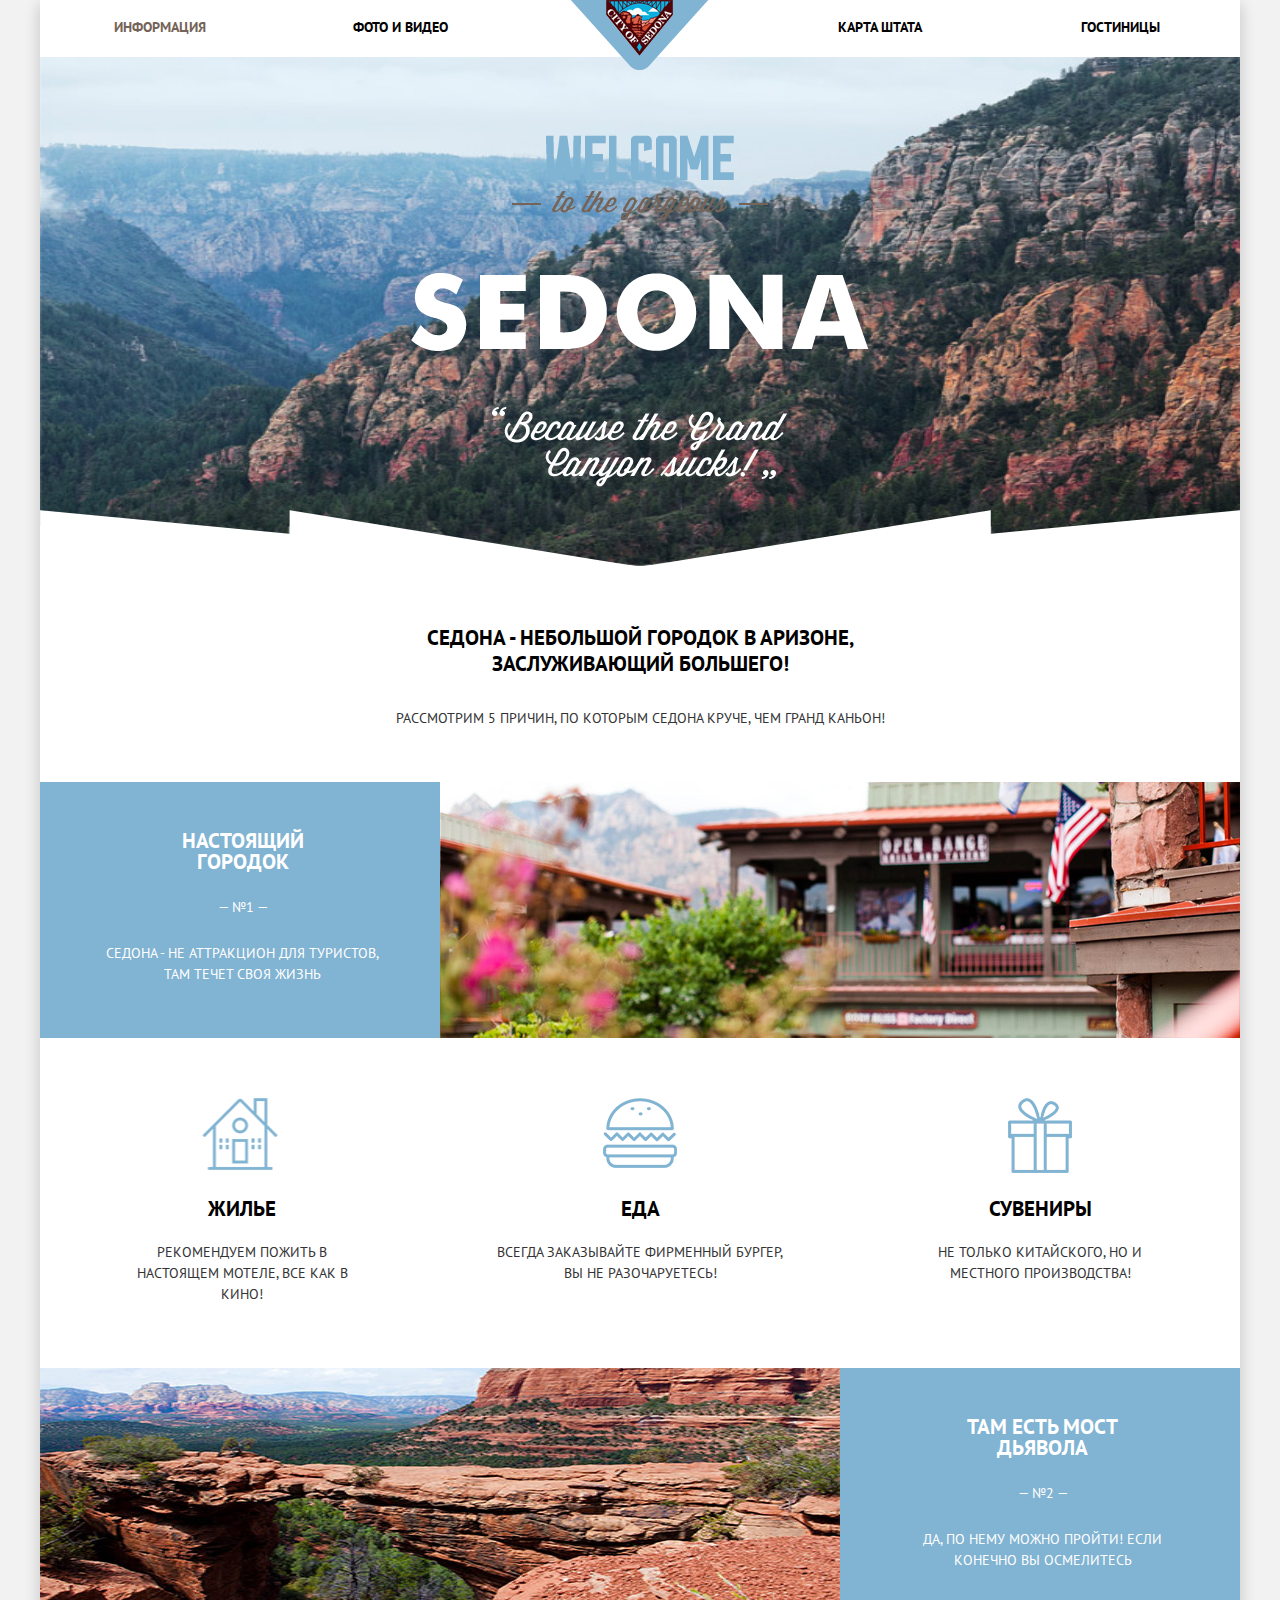
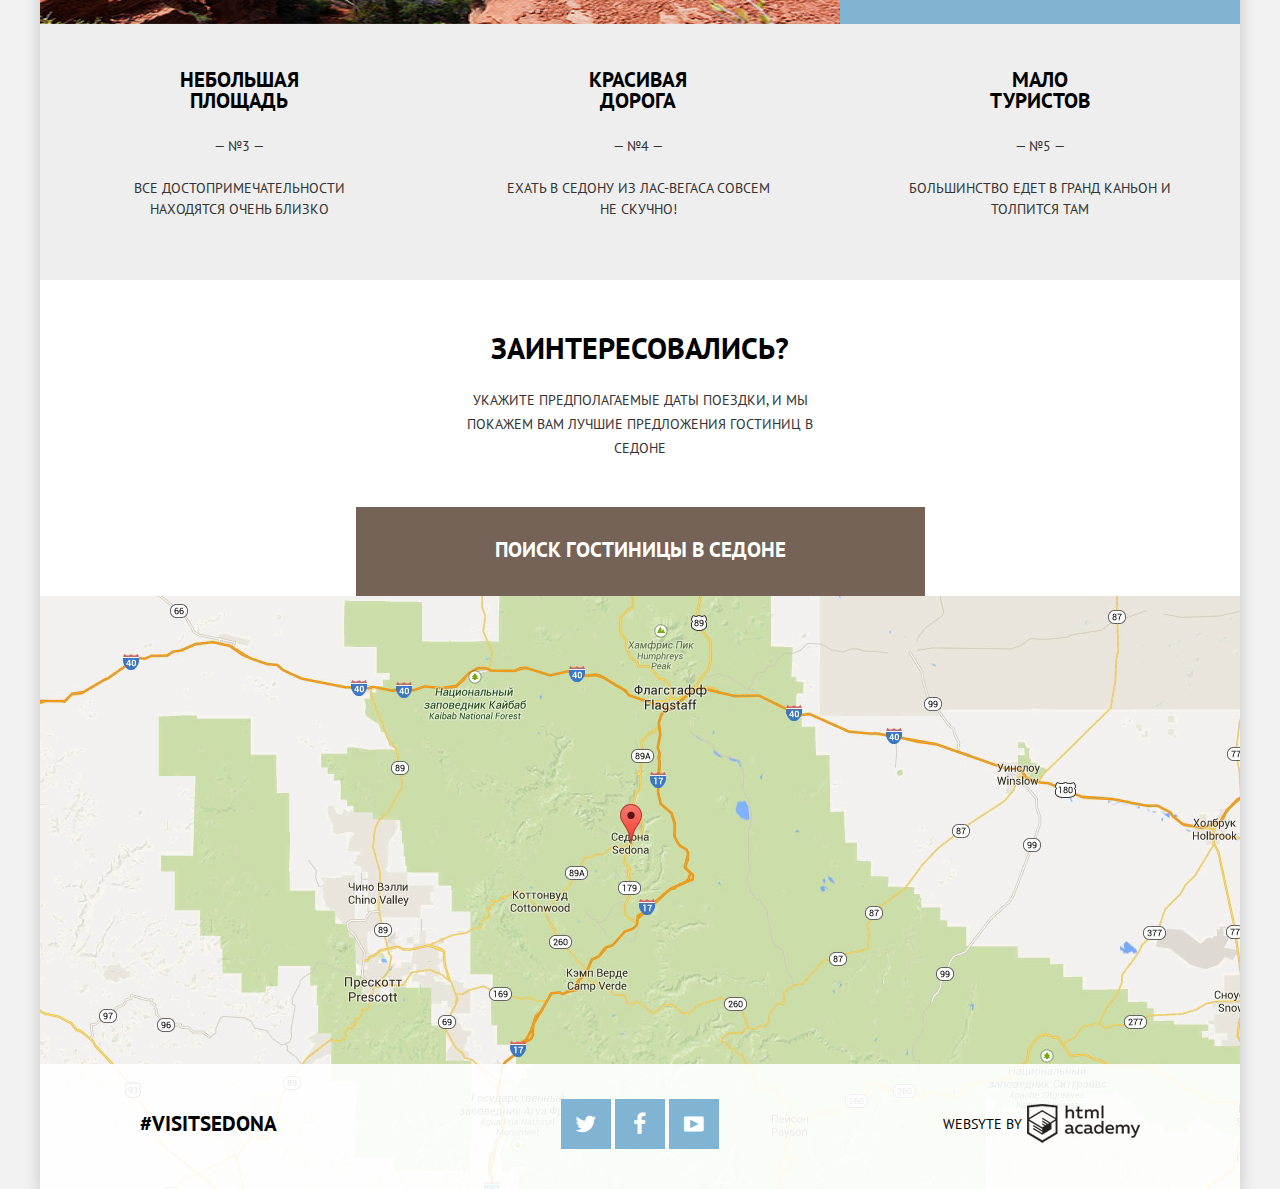
<file: index.html>
<!DOCTYPE html>
<html lang="ru">

<head>
  <meta charset="utf-8">
  <title>Седона</title>
  <link href="https://fonts.googleapis.com/css?family=PT+Sans:400,700&subset=cyrillic" rel="stylesheet" type="text/css">
  <link href="css/normalize.css" rel="stylesheet">
  <link href="css/style.min.css" rel="stylesheet">
</head>
<body>
  <div class="wrapper">
    <!--обертка для контента -->
    <header class="main-header">
      <nav class="index-main-navigation main-navigation">
        <ul>
          <li><a class="nav-link-active">Информация</a></li>
          <li><a href="#">Фото и видео</a></li>
          <li><a href="#">Карта штата</a></li>
          <li><a href="catalog.html">Гостиницы</a></li>
        </ul>
      </nav>
      <div class="index-logo">
        <!-- центральный логотип -->
        <a class="logo-link" href="index.html">
          <img src="img/logo.png" width="138" height="70" alt="Седона">
        </a>
      </div>
      <div class="welcome">
        <!--блок приветствия -->
        <!--background: фон -->
        <div class="logo-welcome">
          <img src="img/index-Sedona.png" width="458" height="352" alt="Добро пожаловать в Седону">
        </div>
      </div>
    </header>
    <main class="index-main">
      <article class="main-content">
        <header class="reasons-header">
          <h2>Седона - небольшой городок в Аризоне, заслуживающий большего!</h2>
          <p>
            Рассмотрим 5 причин, по которым Седона круче, чем Гранд Каньон!
          </p>
        </header>
        <div class="reason-row reason-row-first clearfix">
          <div class="reason reason-blue">
            <h3>Настоящий городок</h3>
            <div>— №1 —</div>
            <p>
              Седона - не аттракцион для туристов, там течет своя жизнь
            </p>
          </div>
          <figure class="img-real-city">
            <img class="reason-image" src="img/real-city.jpg" width="800" height="256" alt="Фото Седона - настоящий городок">
          </figure>
        </div>
        <div class="reason-row reason-row-second clearfix">
          <div class="reason reason-icon reason-icon-home"> 
            <h3>Жилье</h3>
            <p>
              Рекомендуем пожить в настоящем мотеле, все как в кино!
            </p>
          </div>
          <div class="reason reason-icon reason-icon-food">
            <h3>Еда</h3>
            <p>
              Всегда заказывайте фирменный бургер, вы не разочаруетесь!
            </p>
          </div>
          <div class="reason reason-icon reason-icon-souvenir">
            <h3>Сувениры</h3>
            <p>
              Не только китайского, но и местного производства!
            </p>
          </div>
        </div>
        <div class="reason-row clearfix">
          <figure class="img-bridge">
            <img class="reason-image" src="img/bridge.jpg" width="800" height="256" alt="Фото Седона - мост дьявола">
          </figure>
          <div class="reason reason-blue">
            <h3 class="header-about-bridge">
                Там есть
                мост дьявола
            </h3>
            <div>— №2 —</div>
            <p>
              Да, по нему можно пройти! Если конечно вы осмелитесь
            </p>
          </div>
        </div>
        <div class="reason-row clearfix">
          <div class="reason reason-gray reason-gray-first">
            <h3>Небольшая площадь</h3>
            <div>— №3 —</div>
            <p>
              Все достопримечательности находятся очень близко
            </p>
          </div>
          <div class="reason reason-gray reason-gray-second">
            <h3>Красивая дорога</h3>
            <div>— №4 —</div>
            <p>
              Ехать в Седону из Лас-Вегаса совсем не скучно!
            </p>
          </div>
          <div class="reason reason-gray reason-gray-third">
            <h3>Мало туристов</h3>
            <div>— №5 —</div>
            <p>
              Большинство едет в Гранд Каньон и толпится там
            </p>
          </div>
        </div>
      </article>
      <div class="index-search">
        <h2>Заинтересовались?</h2>
        <p>
          Укажите предполагаемые даты поездки, и мы покажем вам лучшие предложения гостиниц в Седоне
        </p>
        <a class="search-title-link" href="#">Поиск гостиницы в Седоне</a>
        <div class="search-form">
          <form action="#" method="post" class="clearfix">
            <div class="block-datein clearfix">
              <label for="datein">Дата заезда:</label>
              <input type="text" name="datein" id="datein" class="datein" placeholder="24 Апреля 2016">
              <span class="icon-calendar"></span>
            </div>
            <div class="block-dateout clearfix">
              <label for="dateout" class="name-dateout">Дата выезда:</label>
              <input type="text" name="dateout" id="dateout" class="dateout" placeholder="4 июля 2016">
              <span class="icon-calendar"></span>
            </div>
            <div class="half-width half-width-left">
              <label for="numberpeople" class="name-btn-people">Взрослые:</label>
              <div class="number">  
                <button class="minus icon-minus" type="button"></button>
                <input type="text" value="2" size="4" name="numberpeople" id="numberpeople" class="numberpeople">
                <button class="plus icon-plus" type="button"></button>
              </div>
            </div>
            <div class="half-width half-width-right">
              <label for="numberchild" class="name-btn-child">Дети:</label>
              <div class="number">
                <button class="minus icon-minus" type="button"></button>
                <input type="text" value="0" size="4" name="numberchild" id="numberchild" class="numberchild">
                <button class="plus icon-plus" type="button"></button>
              </div>
            </div>
            <button class="btn-search" type="submit">Найти</button>
          </form>
        </div>
        <div class="search-map">
         <iframe src="https://www.google.com/maps/embed?pb=!1m18!1m12!1m3!1d498327.63274461206!2d-111.84597311211085!3d34.8621317098609!2m3!1f0!2f0!3f0!3m2!1i1024!2i768!4f13.1!3m3!1m2!1s0x872da132f942b00d%3A0x5548c523fa6c8efd!2z0KHQtdC00L7QvdCwLCDQkNGA0LjQt9C-0L3QsCA4NjMzNiwg0KHQqNCQ!5e0!3m2!1sru!2sru!4v1473091349834" width="1200" height="593" style="border:0" allowfullscreen></iframe>
        </div>
     </div>
    </main>
    <footer class="main-footer clearfix">
     <div class="hashtag">#visitsedona</div>
      <section class="footer-social">
        <a class="social-btn icon-twitter" href="#"></a>
        <a class="social-btn icon-facebook" href="#"></a>
        <a class="social-btn icon-youtube" href="#"></a>
      </section>
      <section class="footer-copyright">
        <span>websyte by</span>
        <a class="copyright-link" href="htmlacademy.ru"></a>
      </section>
    </footer>
  </div>
  <script src="js/popup.min.js"></script>
</body>

</html>
</file>
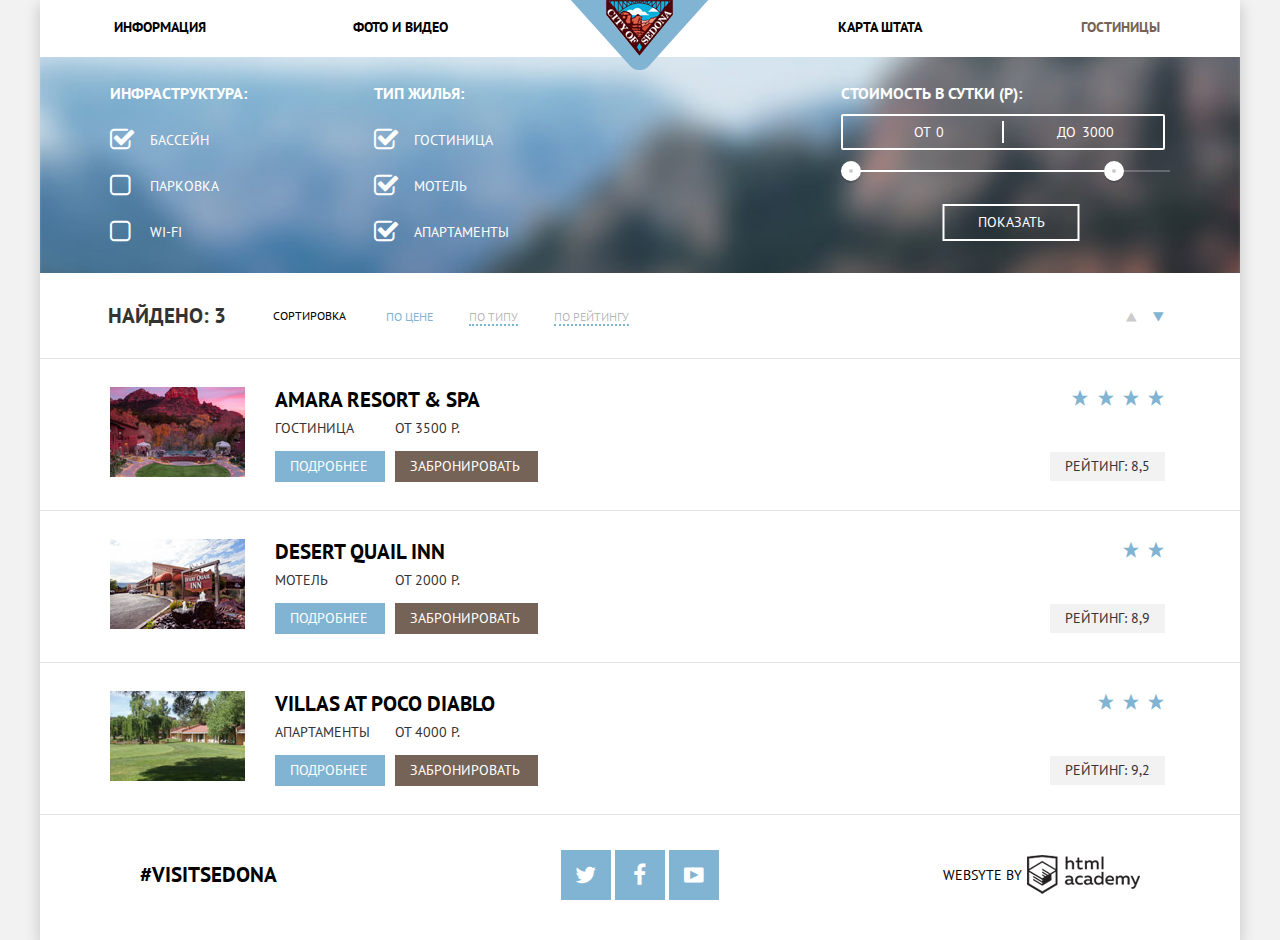
<file: catalog.html>
<!DOCTYPE html>
<html lang="ru">

<head>
  <meta charset="UTF-8">
  <title>Седона</title>
  <link href="https://fonts.googleapis.com/css?family=PT+Sans:400,700&subset=cyrillic" rel="stylesheet" type="text/css">
  <link href="css/normalize.css" rel="stylesheet">
  <link href="css/style.css" rel="stylesheet">
</head>

<body>
  <div class="wrapper">
    <!--обертка для контента-->
    <header class="catalog-header">
      <nav class="main-navigation">
        <ul class="clearfix">
          <li>
            <a href="index.html">Информация</a>
          </li>
          <li>
            <a href="#">Фото и видео</a>
          </li>
          <li>
            <a href="#">Карта штата</a>
          </li>
          <li>
            <a class="nav-link-active">Гостиницы</a>
          </li>
        </ul>
      </nav>
      <div class="index-logo">
        <!-- центральный логотип -->
        <a class="logo-link" href="index.html">
          <img src="img/logo.png" width="138" height="70" alt="Седона">
        </a>
      </div>
      <div class="filter-form">
        <form class="catalog-filter clearfix" action="#" method="post">
          <fieldset class="filter-environment">
            <legend>Инфраструктура:</legend>
             <input type="checkbox" name="swim" value="Бассейн" id="swim" checked>
            <label for="swim">Бассейн</label>
            <input type="checkbox" name="parking" value="Парковка" id="parking">
            <label for="parking">Парковка</label>
            <input type="checkbox" name="wi-fi" value="wi-fi" id="wi-fi">
            <label for="wi-fi">wi-fi</label>
          </fieldset>
          <fieldset class="filter-home">
            <legend>Тип жилья:</legend>
            <input type="checkbox" name="hotel" value="Гостиница" id="hotel" checked>
            <label for="hotel">Гостиница</label>
            <input type="checkbox" name="motel" value="Мотель" id="motel" checked>
            <label for="motel">Мотель</label>
            <input type="checkbox" name="apartment" value="Апартаменты" id="apartment" checked>
            <label for="apartment">Апартаменты</label>
          </fieldset>
          <fieldset class="filter-price">
            <legend>Стоимость в сутки (р):</legend>
            <div class="price-controls">
                <label class="min-price">от <input name="min-price" value="0" type="text"></label>
                <label class="max-price">до <input name="max-price" value="3000" type="text"></label>
            </div>
            <div class="range-controls">
                <div class="scale">
                   <div class="bar"></div>
                </div>
                <div class="range-toggle range-toggle-min"></div>
                <div class="range-toggle range-toggle-max"></div>
            </div>
          </fieldset>
          <button class="btn-filter" type="submit">Показать</button>
        </form>
      </div>
    </header>
    <main class="catalog-main">
      <div class="sort clearfix">
        <div class="sort-filter">
          <div class="result-search">Найдено: 3</div>
          <div class="sort-filter-label">Сортировка</div>
          <ul class="sort-select">
            <li class="sort-select-label">
              <a class="filter-link filter-link-active">по цене</a>
            </li>
            <li class="sort-select-label">
              <a class="filter-link" href="#">по типу</a>
            </li>
            <li class="sort-select-label">
              <a class="filter-link" href="#">по рейтингу</a>
            </li>
          </ul>
        </div>
        <ul class="sort-arrow">
          <li>
            <a href="#" class="arrow-link icon-up-dir">
            </a>
          </li>
          <li>
            <a class="arrow-link arrow-link-active icon-down-dir">
            </a>
          </li>
        </ul>
      </div>
      <div class="catalog-list">
        <article class="catalog-item clearfix">
          <figure class="item-image">
            <img src="img/catalog-hotel.jpg" width="135" height="90" alt="Гостиница">
          </figure>
          <div class="item-about clearfix">
            <h3 class="item-title">
                <a class="item-title-link" href="#">Amara resort & spa</a>
            </h3>
            <div class="more">
              <div>Гостиница</div>
              <a class="more-link" href="#">Подробнее</a>
            </div>
            <div class="order">
              <div>от 3500 р.</div>
              <a class="order-link" href="#">Забронировать</a>
            </div>
          </div>
          <div class="item-rate">
            <div class="star">
             <span class="icon-star"></span>
             <span class="icon-star"></span>
             <span class="icon-star"></span>
             <span class="icon-star"></span>
            </div>
            <div class="rate">Рейтинг: 8,5</div>
          </div>
        </article>
        <article class="catalog-item clearfix">
          <figure class="item-image">
            <img src="img/catalog-motel.jpg" width="135" height="90" alt="Мотель">
          </figure>
          <div class="item-about">
            <h3 class="item-title">
                <a class="item-title-link" href="#">Desert Quail Inn</a>
            </h3>
            <div class="more">
              <div>Мотель</div>
              <a class="more-link" href="#">Подробнее</a>
            </div>
            <div class="order">
              <div>от 2000 р.</div>
              <a class="order-link" href="#">Забронировать</a>
            </div>
          </div>
          <div class="item-rate">
            <div class="star">
             <span class="icon-star"></span>
             <span class="icon-star"></span>
            </div>
            <div class="rate">Рейтинг: 8,9</div>
          </div>
        </article>
        <article class="catalog-item clearfix">
          <figure class="item-image">
            <img src="img/catalog-apartment.jpg" width="135" height="90" alt="Апартаменты">
          </figure>
          <div class="item-about">
            <h3 class="item-title">
                <a class="item-title-link" href="#">Villas at poco diablo</a>
            </h3>
            <div class="more">
              <div>Апартаменты</div>
              <a class="more-link" href="#">Подробнее</a>
            </div>
            <div class="order">
              <div>от 4000 р.</div>
              <a class="order-link" href="#">Забронировать</a>
            </div>
          </div>
          <div class="item-rate">
            <div class="star">
             <span class="icon-star"></span>
             <span class="icon-star"></span>
             <span class="icon-star"></span>
            </div>
            <div class="rate">Рейтинг: 9,2</div>
          </div>
        </article>
      </div>
    </main>
    <footer class="catalog-footer clearfix">
      <div class="hashtag">#visitsedona</div>
      <section class="footer-social">
        <a class="social-btn" href="#"><span class="icon-twitter"></span></a>
        <a class="social-btn" href="#"><span class="icon-facebook"></span></a>
        <a class="social-btn" href="#"><span class="icon-youtube"></span></a>
      </section>
      <section class="footer-copyright">
        <span>websyte by</span>
        <a class="copyright-link" href="htmlacademy.ru"></a>
      </section>
    </footer>
  </div>
</body>

</html>
</file>
<file: css/style.css>
body {
    font: 400 14px/21px "PT Sans", Arial, sans-serif;
    color: #333333;
    text-transform: uppercase;
    background-color: #f2f2f2;
    margin: 0;
  }
  .clearfix:after {
    content: "";
    display: table;
    clear: both;
  }
  .wrapper {
    position: relative;
    min-width: 768px;
    max-width: 1200px;
    margin: 0 auto;
    background-color: #fff;
    box-shadow: 0 5px 15px rgba(0, 1, 1, 0.2);
 
  }
/* Подключение иконочного шрифта */
@font-face {
  font-weight: normal;
  font-style: normal;

  font-family: "symbols-sedona";
  src: url("../fonts/symbols-sedona.woff") format("woff"),
       url("../fonts/symbols-sedona.woff2") format("woff2");
}

[class^="icon-"]::before,
[class*=" icon-"]::before {
  display: inline-block;
  width: 1em;
  margin-right: 0.2em;
  margin-left: 0.2em;

  font-weight: normal;
  line-height: 1em;
  font-family: "symbols-sedona";
  text-align: center;
  text-transform: none;
  text-decoration: inherit;
  font-style: normal;
  font-variant: normal;

  speak: none;
}

.icon-facebook::before { content: "\66"; } /* "f" */
.icon-twitter::before { content: "\74"; } /* "t" */
.icon-up-dir::before { content: "\25b2"; } /* "▲" */
.icon-down-dir::before { content: "\25bc"; } /* "▼" */
.icon-star::before { content: "\2605"; } /* "★" */
.icon-check-off::before { content: "\2610"; } /* "☐" */
.icon-check-on::before { content: "\2611"; } /* "☑" */
.icon-calendar::before { content: "\e800"; } /* "" */
.icon-plus::before { content: "\e801"; } /* "" */
.icon-minus::before { content: "\e802"; } /* "" */
.icon-youtube::before { content: "\f39e"; } /* "" */

  /*======================================
   Главная страница
  =======================================*/

  .main-header {
    margin-bottom: 58px;
  }
.index-main-navigation {
    margin-bottom: 78px;
}
  .main-navigation {
    position: relative;
    background-color: #fff;
  }
  .main-navigation ul {
    margin: 0;
    padding: 0;
    font-size: 0;
  }
  .main-navigation li {
    display: inline-block;
    width: 20%;
    padding: 14px 0;
    vertical-align: top;
    text-align: center;
  }
  .main-navigation li:nth-child(2) {
    margin-right: 20%;
  }
.main-navigation a {
    font: 700 14px/26px "PT Sans", Arial, sans-serif;
    color: #000;
    text-decoration: none;
}
.main-navigation a:hover {
    color: #81b3d2;
}
.main-navigation a:active {
    color: rgba(0, 0, 0, 0.3);
}
.main-navigation .nav-link-active {
    color: #766357;
}
 .main-navigation .nav-link-active:hover {
    color: #604e43;
}
.main-navigation .nav-link-active:active {
    color: rgba(118, 99, 87, 0.3)
}
  .index-logo {
    width: 138px;
    height: 70px;
    position: absolute;
    top: 0;
    right: 50%;
    transform: translateX(50%);
  }
  .logo-link {
    display: block;
    width: 138px;
    height: 70px;
  }
  .main-header {
    background-image: url("../img/bg-white-mask.png"), 
                      url("../img/bg-index.jpg");
    background-color: #A3CCDA;
    background-repeat: no-repeat, 
                       no-repeat;
    background-position: center bottom,
                         0 0;
    background-size: contain, 100% 100%;
  }
.welcome {
    padding-bottom: 80px;
}
  .logo-welcome {
    width: 458px;
    height: 352px;
    margin-left: auto;
    margin-right: auto;
    padding: 0;
  }
  .reasons-header {
    margin-bottom: 51px;
  }
  .reasons-header h2 {
    width: 460px;
    margin: 0 auto;
    margin-bottom: 28px;
    font: 700 21px/26px "PT Sans", Arial, sans-serif;
    color: #000;
    text-align: center;
  }
  .reasons-header p {
    margin: 0 auto;
    font: inherit;
    line-height: 26px;
    text-align: center;
  }
  .reason-row-first {
    margin-bottom: 60px;
  }
  .reason {
    width: calc(100% * 400 / 1200);
      min-height: 256px;
    box-sizing: border-box;
    text-align: center;
  }
  .reason h3 {
    font: 700 21px/21px "PT Sans", Arial, sans-serif;
    color: #000;
  }
.reason p,
.reason div,
.reason h3 {
    margin: 0 auto;
}
 .img-real-city, .img-bridge {
    width: calc(100% * 800 / 1200);
    height: 256px;
    margin: 0;
  }
  .reason-image {
    width: 100%;
    height: 256px;
  }
  .img-real-city {
    float: right;
  }
  .img-bridge {
    float: left;
  }
  .reason-blue {
    float: left;
    padding: 48px calc(100% * 55 / 1200) 30px calc(100% * 60 / 1200);
    background-color: #81b3d2;
    color: #fff;
  }
  .reason-blue h3 {
    width: 130px;
    margin-bottom: 25px;
    color: #fff;
  }
  .reason-blue div {
    margin-bottom: 25px;
  }
  .reason-blue p {
   min-width: 190px;
  }
.header-about-bridge {
    min-width: 151px;
}
  .reason-icon {
    float: left;
    position: relative;
    padding-top: 100px;
    padding-left: calc(100% * 48 / 768);
    padding-right: calc(100% * 45 / 768);
  }
.reason-icon:nth-child(2) {
    padding-left: calc(100% * 30 / 768);
    padding-right: calc(100% * 30 / 768);
}
.reason-icon:nth-child(3) {
    padding-left: calc(100% * 40 / 768);
    padding-right: calc(100% * 40 / 768);
}
.reason-icon::before {
    content: "";
    position: absolute;
    top: 0;
    left: 50%;
    transform: translateX(-50%);
    background-image: url("../img/sprite.png");
    background-repeat: no-repeat;
}
.reason-icon-home::before {
    background-position: 0 -98px; 
    width: 75px;
    height: 72px;
}
.reason-icon-food::before {
    background-position: 0 -180px;
    width: 74px; 
    height: 70px;
}
.reason-icon-souvenir::before {
    background-position: 0 -260px; 
    width: 64px; 
    height: 76px;
}
  .reason-icon h3 {
    margin-bottom: 23px;
  }
  .reason-row-second {
    margin-bottom: 14px;
  }
  .reason-gray {
    float: left;
    padding-top: 45px;
    padding-bottom: calc(100% * 60 / 1200);
    background-color: #eeeeee;
  }
  .reason-gray h3 {
    width: 130px;
    margin-bottom: 25px;
  }
  .reason-gray div {
    margin-bottom: 21px;
  }
.reason-gray p {
    min-width: 180px;
}
.reason-gray-first {
    padding-left: calc(100% * 64 / 1200);
    padding-right: calc(100% * 66 / 1200);
}
.reason-gray-second {
     padding-left: calc(100% * 61 / 1200);
    padding-right: calc(100% * 65 / 1200);
}
.reason-gray-third {
     padding-left: calc(100% * 65 / 1200);
    padding-right: calc(100% * 65 / 1200);
}
  .main-content {
    margin-bottom: 50px;
  }
.index-search {
    position: relative;
}
  .index-search h2 {
    margin: 0;
    margin-bottom: 23px;
    font: 700 30px/35px "PT Sans", Arial, sans-serif;
    color: #000;
    text-align: center;
  }
  .index-search p {
    width: 398px;
    margin: 0 auto;
    margin-bottom: 47px;
    line-height: 24px;
    text-align: center;
  }
  .search-title-link {
    display: block;
    margin: 0 auto;
    width: 527px;
    padding: 30px 21px 33px;
    font: 700 21px/26px "PT Sans", Arial, sans-serif;
    text-decoration: none;
    text-align: center;
    background-color: #766357;
    color: #fff;
  }
  .search-form {
    display: none;
    position: absolute;
    top: 242px;
    left: 50%;
    margin-left: -284px;
    width: 569px;
    padding: 57px;
    box-sizing: border-box;
    background-color: #fff;
    box-shadow: 0 7px 15px rgba(0, 1, 1, 0.15);
  }
.search-form-show {
    display: block;
    animation: show 1s forwards;
}
@keyframes show {
    0% {
        transform: translateY(-100%);
    }
    100% {
        transform: translateY(0%);
    }       
}
@keyframes shake {
  0%, 100% {
    transform: translate(0);
  }
  10%, 30%, 50%, 70%, 90% {
    transform: translate(-10px);
  }
  20%, 40%, 60%, 80% {
    transform: translate(10px);
  }
}
.search-form-error {
 animation: shake 0.6s;
}
  .search-form input {
    border: none;
    background-color: #f2f2f2;
  }
  .search-form .datein, 
  .search-form .dateout {
    float: right;
    width: 330px;
    padding: 4px 0 7px 15px;
    border: 2px solid #f2f2f2;
    outline: none;
  }
.datein:hover,
.dateout:hover {
    background-color: #ebebeb;
}
.datein:focus,
.dateout:focus {
    background-color: #fff;
}
  .search-form label {
    display: block;
    float: left;
    max-width: 105px;
    margin-right: 5px;
    font: 700 14px/26px "PT Sans", Arial, sans-serif;
    line-height: 37px;
    text-align: left;
    color: #000;
  }
  .block-datein, .block-dateout {
    position: relative;
    margin-bottom: 31px;
  }
 .datein::-webkit-input-placeholder,
.dateout::-webkit-input-placeholder {
 color: #000;
 opacity: 1;
}
.datein::-moz-placeholder,
.dateout::-moz-placeholder{
    color: #000;
    opacity: 1;
}
.datein:-moz-placeholder,
.dateout:-moz-placeholder{
    color: #000;
    opacity: 1;
}
.datein:-ms-input-placeholder,
.dateout:-ms-input-placeholder {
    color: #000;
    opacity: 1;
}
.icon-calendar {
    position: absolute;
    top: 50%;
    right: -10px;
    font-size: 21px;
    line-height: 37px;
    transform: translate(-50%, -50%);
    color: #c2c2c2;
}
.icon-calendar:hover {
    color: #000;
}
.icon-calendar:active {
    color: #81b3d2;
}
  .half-width {
    width: 50%;
    margin-bottom: 50px;
    font-size: 0;
  }
  .half-width-left {
    float: left;
    text-align: right;
  }
  .half-width-right {
    float: right;
    box-sizing: border-box;
    padding-left: 50px;
    text-align: right;
  }
  .number {
    display: inline-block;
    width: 116px;
    vertical-align: middle;
    font-size: 0;
    text-align: center;
    background-color: #f2f2f2;
  }
.datein,
.dateout,
.numberpeople,
.numberchild,
.minus, 
.plus {
    font: 700 14px/26px "PT Sans", Arial, sans-serif;
    color: #000;
    text-transform: uppercase;
}
.numberpeople,
.numberchild {
    padding: 0 0;
    text-align: center;
}
  .minus, .plus {
    border: none;
  }
.icon-minus,
.icon-plus {
    line-height: 37px;
    background-color: #f2f2f2;
    color: #a9a9a9;
}
.icon-plus {
    right: 0;
}
.icon-minus {
    left: 20px;
}
.icon-plus:hover,
.icon-minus:hover {
    color: #000;
}
.icon-minus:active,
.icon-plus:active {
    color: #81b3d2;
}
  .btn-search {
    width: 100%;
    padding: 17px 0;
    border: none;
    font: 700 21px/26px "PT Sans", Arial, sans-serif;
    text-transform: uppercase;
    color: #fff;
    background-color: #81b3d2;
  }
.btn-search:hover {
    background-color: #669ec0;
}
.btn-search:active {
    background-color: #5496bd;
    color: rgba(255, 255, 255, 0.3);
}
.search-map {
    background-image: url("../img/map.jpg");
    background-color: #BAE1C6;
    height: 593px;
    width: 100%;
    overflow: hidden;
}
  .main-footer, .catalog-footer {
    padding: 35px calc(100% * 100 / 1200);
    background-color: #fff;
  }
.main-footer {
    position: absolute;
    bottom: 0;
    box-sizing: border-box;
    width: 100%;
    background-color: rgba(255, 255, 255, 0.9);
    padding: 35px calc(100% * 100 / 1200);
}
  .hashtag, .footer-social, .footer-copyright {
    width: calc(100% / 3);
    float: left;
  }
.footer-copyright {
    float: right;
}
  .hashtag {
    font: 700 21px/26px "PT Sans", Arial, sans-serif;
    line-height: 50px;
    text-align: left;
    color: #000;
  }
  .footer-social {
    text-align: center;
  }
.social-btn {
    display: inline-block;
    width: 50px;
    line-height: 50px;
    font-size: 23px;
    background-color: #81b3d2;
    color: #fff;
    text-align: center;
    text-decoration: none;
}
.social-btn:hover {
    background-color: #669ec0;
}
.social-btn:active {
    background-color: #5496bd;
}
.social-btn:active {
    color: rgba(255, 255, 255, 0.3);
}
  .footer-copyright {
    text-align: right;
    font-size: 0;
  }
  .copyright-link {
    background: url("../img/sprite.png") no-repeat 0 -346px;
    display: inline-block;
    vertical-align: middle;
    width: 113px;
    height: 50px;
  }
.copyright-link:hover {
    background: url("../img/sprite.png") no-repeat 0 0;
}
.copyright-link:active {
    background: url("../img/sprite.png") no-repeat 0 -49px;
}
  .footer-copyright span {
    display: inline-block;
    margin-right: 5px;
    font: inherit;
    font-size: 14px;
    line-height: 50px;
    color: #000;
  }
  /*======================================
   Страница каталога
  =======================================*/

.catalog-header {
    margin-bottom: 30px;
    background: #6d8298 url("../img/bg-filter.jpg") no-repeat center top;
    background-size: cover;
}
  .filter-form {
    padding: 26px calc(100% * 70 / 1200) 30px;
      
  }
  .catalog-filter label, .catalog-filter fieldset, .catalog-filter legend {
    display: block;
    padding: 0;
    margin: 0;
    border: none;
  }
  .filter-environment label,
  .filter-home label {
    margin-bottom: 25px;
    font: inherit;
    color: #fff;
    text-align: left;
  }
  .filter-environment label:last-child,
.filter-home label:last-child {
    margin-bottom: 0;
  }
  .catalog-filter legend {
    margin-bottom: 26px;
    font-size: 16px;
    font-weight: 700;
    color: #fff;
  }
  .catalog-filter .filter-environment {
    float: left;
    max-width: 34.5%;
    padding-right: 12%;
    box-sizing: border-box;
  }
  .catalog-filter .filter-home {
/*    width: 44.5%;*/
    width: 32.5%;
    float: left;
  }
.catalog-filter input[type="checkbox"] {
    display: none;
}
 input[type="checkbox"] + label {
     position: relative;
     padding-left: 40px;
}
input[type="checkbox"] + label::before {
    position: absolute;
    content: "\2610";
    font-size: 26px;
    color: #fff;
    top: 0;
    left: 0;
    font-family: "symbols-sedona";
}
input[type="checkbox"]:checked + label::before {
    content: "\2611";
}
input[type="checkbox"]:hover + label::before {
    color: #fff;
}
input[type="checkbox"]:disabled + label::before {
    color: #6a6a6a;
}

/* Сложный фильтр с ползунками*/

  .catalog-filter .filter-price {
    width: 31%;
    float: right;
    margin-bottom: 32px;
    text-align: center;
  }
.filter-price legend {
    text-align: left;
    margin-bottom: 10px;
}
 .price-controls {
    position: relative;
    width: calc(100% * 320 / 329);
    height: 32px;
    margin-bottom: 20px;
    border: 2px solid #fff;
    border-radius: 2px;
    font-size: 0;
}
.price-controls label {
    display: inline-block;
    vertical-align: middle;
    cursor: pointer;
    font: inherit;
    font-size: 14px;
    color: #fff;
    line-height: 32px;
}
.filter-price .min-price,
.filter-price .max-price{
    padding-left: calc(100% * 45 / 320);
    width: calc(100% * 100 / 320);
}
.price-controls input {
    width: calc(100% * 50 / 90);
    margin: 0;
    border: none;
    outline: none;
    background: none;
    color: #fff;
    font: 400 14px/21px "PT Sans", Arial, sans-serif;
}
.price-controls::after {
    position: absolute;
    content: "";
    top: 50%;
    left: 50%;
    width: 2px;
    height: 22px;
    background: #fff;
    transform: translate(-50%, -50%);
}
.range-controls {
    position: relative;
}
.scale {
    height: 2px;
    background: rgba(204, 204, 204, 0.3);
}
.bar {
    height: 2px;
    width: 80%;
    background: #fff;
}
.range-toggle {
    position: absolute;
    width: 4px;
    height: 4px;
    top: -9px;
    background: #cccccc;
    border-radius: 50%;
    border: 8px solid #fff;
    box-shadow: 0 2px 0 rgba(0, 1, 1, 0.14);
    cursor: pointer;
}
.range-toggle-min {
    left: 0;
}
.range-toggle-max {
    left: 80%;
}
.range-toggle:hover {
    background: #1c4f80;
}
  .btn-filter {
    float: right;
    margin-right: calc(100% * 180 / 1200);
    transform: translateX(50%);
    padding: 6px 33px;
    border: 2px solid #fff;
    background: transparent;
    font: inherit;
    text-transform: uppercase;
    color: #fff;
  }
.btn-filter:hover {
    background-color: #fff;
    color: #000;
}
.sort {
    padding-left: calc(100% * 68 / 1200);
    padding-right: calc(100% * 75 / 1200);
    margin-bottom: 29px;
}
  .sort-select {
    margin: 0;
    padding: 0;
  }
  .sort-filter {
    float: left;
    width: 600px;
  }
  .sort-filter div, .sort-select, .sort-select li {
    display: inline-block;
    vertical-align: middle;
  }
  .result-search {
    margin-right: 43px;
    font: 700 21px/26px "PT Sans", Arial, sans-serif;
  }
.sort-filter-label {
    font: 400 12px/18px "PT Sans", Arial, sans-serif;
    color: #000;
}
  .sort-select-label {
    margin-left: 32px;
  }
  .sort-select-label:first-child {
    margin-left: 36px;
  }
.filter-link {
    text-decoration: none;
    border-bottom: 2px dotted #81b3d2;
    font: 400 12px/18px "PT Sans", Arial, sans-serif;
    color: rgba(0, 0, 0, 0.3);
}
.filter-link:hover {
    color: #81b3d2;
}
.filter-link:active {
    color: #000;
}
.filter-link-active {
    color: #81b3d2;
    border-bottom: none;
}
  .sort-arrow {
    float: right;
    width: 60px;
    margin: 0;
    padding: 0;
    list-style: none;
    text-align: right;
  }
.sort-arrow li {
    display: inline-block;
    font-size: 23px;
    vertical-align: middle;
}
.arrow-link {
    display: inline-block;
    vertical-align: middle;
    text-decoration: none;
    width: 23px;
    color: #cccccc;
}
.arrow-link-active {
    color: #81b3d2;
}
.arrow-link:hover {
    color: #000;
}
.arrow-link-active:hover {
    color: #81b3d2;
}
.arrow-link:active {
    color: #81b3d2;
}
.catalog-list {
    border-bottom: 1px solid #e5e5e5;
    width: auto;
}
  .catalog-item {
    padding: 28px 0;
    border-top: 1px solid #e5e5e5;
  }
  .item-image {
    float: left;
    width: 135px;
    height: 93px;
    margin: 0;
    padding-right: 30px;
    padding-left: calc(100% * 70 / 1200);
  }
  .item-about {
    float: left;
    width: 370px;
  }
  .item-rate {
    float: right;
    max-width: 180px;
    padding-right: calc(100% * 75 / 1200);
  }
.star {
    margin-bottom: 43px;
    font-size: 0;
    text-align: right;  
}
.icon-star {
    vertical-align: middle;
    color: #81b3d2;
    font-size: 18px;
}
.icon-star:last-child::before {
    margin-right: 0;
}
.rate {
    line-height: 25px;
    padding: 2px 15px;
    background-color: #f2f2f2;
}
  .item-title {
    margin: 0;
    margin-bottom: 5px;
  }
.item-title-link:hover {
    color: #81b3d2;
}
.item-title-link:active {
    color: rgba(0, 0, 0, 0.3);
}
.item-title-link {
    font: 700 21px/26px "PT Sans", Arial, sans-serif;
    color: #000;
    text-decoration: none;
}
  .more {
    float: left;
    width: 110px;
    margin-right: 10px;
  }
  .order {
    float: left;
    width: 143px;
  }
.more-link,
.order-link{ 
    display: block;
    padding: 5px 15px;
    text-decoration: none;
    font: inherit;
    color: #fff;
}
.more-link {
    background-color: #81b3d2;
}
.more-link:hover{
    background-color: #669ec0;
}
.more-link:active {
    background-color: #5496bd;
    color: rgba(255, 255, 255, 0.3);
}
.order-link {
    background-color: #766357;
}
.order-link:hover {
    background-color: #604e43;
}
.order-link:active {
    background-color: #503e33;
    color: rgba(255, 255, 255, 0.3);
}
  .more div, .order div {
    margin-bottom: 12px;
  }
</file>
<file: css/style.min.css>
body{font:400 14px/21px "PT Sans",Arial,sans-serif;color:#333;text-transform:uppercase;background-color:#f2f2f2;margin:0}.clearfix:after{content:"";display:table;clear:both}.wrapper{position:relative;min-width:768px;max-width:1200px;margin:0 auto;background-color:#fff;box-shadow:0 5px 15px rgba(0,1,1,.2)}@font-face{font-weight:400;font-style:normal;font-family:"symbols-sedona";src:url(../fonts/symbols-sedona.woff) format("woff"),url(../fonts/symbols-sedona.woff2) format("woff2")}[class*=" icon-"]::before,[class^=icon-]::before{display:inline-block;width:1em;margin-right:.2em;margin-left:.2em;font-weight:400;line-height:1em;font-family:"symbols-sedona";text-align:center;text-transform:none;text-decoration:inherit;font-style:normal;font-variant:normal;speak:none}.icon-facebook::before{content:"\66"}.icon-twitter::before{content:"\74"}.icon-up-dir::before{content:"\25b2"}.icon-down-dir::before{content:"\25bc"}.icon-star::before{content:"\2605"}.icon-check-off::before{content:"\2610"}.icon-check-on::before{content:"\2611"}.icon-calendar::before{content:"\e800"}.icon-plus::before{content:"\e801"}.icon-minus::before{content:"\e802"}.icon-youtube::before{content:"\f39e"}.main-header{margin-bottom:58px}.index-main-navigation{margin-bottom:78px}.main-navigation{position:relative;background-color:#fff}.main-navigation ul{margin:0;padding:0;font-size:0}.main-navigation li{display:inline-block;width:20%;padding:14px 0;vertical-align:top;text-align:center}.main-navigation li:nth-child(2){margin-right:20%}.main-navigation a{font:700 14px/26px "PT Sans",Arial,sans-serif;color:#000;text-decoration:none}.main-navigation a:hover{color:#81b3d2}.main-navigation a:active{color:rgba(0,0,0,.3)}.main-navigation .nav-link-active{color:#766357}.main-navigation .nav-link-active:hover{color:#604e43}.main-navigation .nav-link-active:active{color:rgba(118,99,87,.3)}.index-logo{width:138px;height:70px;position:absolute;top:0;right:50%;transform:translateX(50%)}.logo-link{display:block;width:138px;height:70px}.main-header{background-image:url(../img/bg-white-mask.png),url(../img/bg-index.jpg);background-color:#a3ccda;background-repeat:no-repeat,no-repeat;background-position:center bottom,0 0;background-size:contain,100% 100%}.welcome{padding-bottom:80px}.logo-welcome{width:458px;height:352px;margin-left:auto;margin-right:auto;padding:0}.reasons-header{margin-bottom:51px}.reasons-header h2{width:460px;margin:0 auto 28px;font:700 21px/26px "PT Sans",Arial,sans-serif;color:#000;text-align:center}.reasons-header p{margin:0 auto;font:inherit;line-height:26px;text-align:center}.reason-row-first{margin-bottom:60px}.reason{width:calc(100%*400/1200);min-height:256px;box-sizing:border-box;text-align:center}.reason h3{font:700 21px/21px "PT Sans",Arial,sans-serif;color:#000}.reason div,.reason h3,.reason p{margin:0 auto}.img-bridge,.img-real-city{width:calc(100%*800/1200);height:256px;margin:0}.reason-image{width:100%;height:256px}.img-real-city{float:right}.img-bridge{float:left}.reason-blue{float:left;padding:48px calc(100%*55/1200) 30px calc(100%*60/1200);background-color:#81b3d2;color:#fff}.reason-blue h3{width:130px;color:#fff}.reason-blue div,.reason-blue h3{margin-bottom:25px}.reason-blue p{min-width:190px}.header-about-bridge{min-width:151px}.reason-icon{float:left;position:relative;padding-top:100px;padding-left:calc(100%*48/768);padding-right:calc(100%*45/768)}.reason-icon:nth-child(2){padding-left:calc(100%*30/768);padding-right:calc(100%*30/768)}.reason-icon:nth-child(3){padding-left:calc(100%*40/768);padding-right:calc(100%*40/768)}.reason-icon::before{content:"";position:absolute;top:0;left:50%;transform:translateX(-50%);background-image:url(../img/sprite.png);background-repeat:no-repeat}.reason-icon-home::before{background-position:0 -98px;width:75px;height:72px}.reason-icon-food::before{background-position:0 -180px;width:74px;height:70px}.reason-icon-souvenir::before{background-position:0 -260px;width:64px;height:76px}.reason-icon h3{margin-bottom:23px}.reason-row-second{margin-bottom:14px}.reason-gray{float:left;padding-top:45px;padding-bottom:calc(100%*60/1200);background-color:#eee}.reason-gray h3{width:130px;margin-bottom:25px}.reason-gray div{margin-bottom:21px}.reason-gray p{min-width:180px}.reason-gray-first{padding-left:calc(100%*64/1200);padding-right:calc(100%*66/1200)}.reason-gray-second,.reason-gray-third{padding-left:calc(100%*61/1200);padding-right:calc(100%*65/1200)}.reason-gray-third{padding-left:calc(100%*65/1200)}.main-content{margin-bottom:50px}.index-search{position:relative}.index-search h2{margin:0 0 23px;font:700 30px/35px "PT Sans",Arial,sans-serif;color:#000;text-align:center}.index-search p{width:398px;margin:0 auto 47px;line-height:24px;text-align:center}.search-title-link{display:block;margin:0 auto;width:527px;padding:30px 21px 33px;font:700 21px/26px "PT Sans",Arial,sans-serif;text-decoration:none;text-align:center;background-color:#766357;color:#fff}.search-form{display:none;position:absolute;top:242px;left:50%;margin-left:-284px;width:569px;padding:57px;box-sizing:border-box;background-color:#fff;box-shadow:0 7px 15px rgba(0,1,1,.15)}.search-form-show{display:block;animation:show 1s forwards}@keyframes show{0%{transform:translateY(-100%)}to{transform:translateY(0%)}}@keyframes shake{0%,to{transform:translate(0)}10%,30%,50%,70%,90%{transform:translate(-10px)}20%,40%,60%,80%{transform:translate(10px)}}.search-form-error{animation:shake .6s}.search-form input{border:none;background-color:#f2f2f2}.search-form .datein,.search-form .dateout{float:right;width:330px;padding:4px 0 7px 15px;border:2px solid #f2f2f2;outline:none}.datein:hover,.dateout:hover{background-color:#ebebeb}.datein:focus,.dateout:focus{background-color:#fff}.search-form label{display:block;float:left;max-width:105px;margin-right:5px;font:700 14px/26px "PT Sans",Arial,sans-serif;line-height:37px;text-align:left;color:#000}.block-datein,.block-dateout{position:relative;margin-bottom:31px}.datein::-webkit-input-placeholder,.dateout::-webkit-input-placeholder{color:#000;opacity:1}.datein:-moz-placeholder,.datein::-moz-placeholder,.dateout:-moz-placeholder,.dateout::-moz-placeholder{color:#000;opacity:1}.datein:-ms-input-placeholder,.dateout:-ms-input-placeholder{color:#000;opacity:1}.icon-calendar{position:absolute;top:50%;right:-10px;font-size:21px;line-height:37px;transform:translate(-50%,-50%);color:#c2c2c2}.icon-calendar:hover{color:#000}.icon-calendar:active{color:#81b3d2}.half-width{width:50%;margin-bottom:50px;font-size:0}.half-width-left{float:left;text-align:right}.half-width-right{float:right;box-sizing:border-box;padding-left:50px;text-align:right}.number{display:inline-block;width:116px;vertical-align:middle;font-size:0;text-align:center;background-color:#f2f2f2}.datein,.dateout,.minus,.numberchild,.numberpeople,.plus{font:700 14px/26px "PT Sans",Arial,sans-serif;color:#000;text-transform:uppercase}.numberchild,.numberpeople{padding:0;text-align:center}.minus,.plus{border:none}.icon-minus,.icon-plus{line-height:37px;background-color:#f2f2f2;color:#a9a9a9}.icon-plus{right:0}.icon-minus{left:20px}.icon-minus:hover,.icon-plus:hover{color:#000}.icon-minus:active,.icon-plus:active{color:#81b3d2}.btn-search{width:100%;padding:17px 0;border:none;font:700 21px/26px "PT Sans",Arial,sans-serif;text-transform:uppercase;color:#fff;background-color:#81b3d2}.btn-search:hover{background-color:#669ec0}.btn-search:active{background-color:#5496bd;color:rgba(255,255,255,.3)}.search-map{background-image:url(../img/map.jpg);background-color:#bae1c6;height:593px;width:100%;overflow:hidden}.main-footer{background-color:#fff}.catalog-footer,.main-footer{padding:35px calc(100%*100/1200)}.catalog-footer{background-color:#fff}.main-footer{position:absolute;bottom:0;box-sizing:border-box;width:100%;background-color:rgba(255,255,255,.9)}.footer-copyright,.footer-social,.hashtag{width:calc(100%/3);float:left}.footer-copyright{float:right}.hashtag{font:700 21px/26px "PT Sans",Arial,sans-serif;line-height:50px;text-align:left;color:#000}.footer-social,.social-btn{text-align:center}.social-btn{display:inline-block;width:50px;line-height:50px;font-size:23px;background-color:#81b3d2;color:#fff;text-decoration:none}.social-btn:hover{background-color:#669ec0}.social-btn:active{background-color:#5496bd;color:rgba(255,255,255,.3)}.footer-copyright{text-align:right;font-size:0}.copyright-link{background:url(../img/sprite.png) no-repeat 0 -346px;display:inline-block;vertical-align:middle;width:113px;height:50px}.copyright-link:hover{background:url(../img/sprite.png) no-repeat 0 0}.copyright-link:active{background:url(../img/sprite.png) no-repeat 0 -49px}.footer-copyright span{display:inline-block;margin-right:5px;font:inherit;font-size:14px;line-height:50px;color:#000}.catalog-header{margin-bottom:30px;background:#6d8298 url(../img/bg-filter.jpg) no-repeat center top;background-size:cover}.filter-form{padding:26px calc(100%*70/1200) 30px}.catalog-filter fieldset,.catalog-filter label,.catalog-filter legend{display:block;padding:0;margin:0;border:none}.filter-environment label,.filter-home label{margin-bottom:25px;font:inherit;color:#fff;text-align:left}.filter-environment label:last-child,.filter-home label:last-child{margin-bottom:0}.catalog-filter legend{margin-bottom:26px;font-size:16px;font-weight:700;color:#fff}.catalog-filter .filter-environment{float:left;max-width:34.5%;padding-right:12%;box-sizing:border-box}.catalog-filter .filter-home{width:32.5%;float:left}.catalog-filter input[type=checkbox]{display:none}input[type=checkbox]+label{position:relative;padding-left:40px}input[type=checkbox]+label::before{position:absolute;content:"\2610";font-size:26px;color:#fff;top:0;left:0;font-family:"symbols-sedona"}input[type=checkbox]:checked+label::before{content:"\2611"}input[type=checkbox]:hover+label::before{color:#fff}input[type=checkbox]:disabled+label::before{color:#6a6a6a}.catalog-filter .filter-price{width:31%;float:right;margin-bottom:32px;text-align:center}.filter-price legend{text-align:left;margin-bottom:10px}.price-controls{width:calc(100%*320/329);height:32px;margin-bottom:20px;border:2px solid #fff;border-radius:2px;font-size:0}.price-controls label{display:inline-block;vertical-align:middle;cursor:pointer;font:inherit;font-size:14px;color:#fff;line-height:32px}.filter-price .max-price,.filter-price .min-price{padding-left:calc(100%*45/320);width:calc(100%*100/320)}.price-controls input{width:calc(100%*50/90);margin:0;border:none;outline:none;background:0 0;color:#fff;font:400 14px/21px "PT Sans",Arial,sans-serif}.price-controls::after{position:absolute;content:"";top:50%;left:50%;width:2px;height:22px;background:#fff;transform:translate(-50%,-50%)}.price-controls,.range-controls{position:relative}.scale{height:2px;background:rgba(204,204,204,.3)}.bar{height:2px;width:80%;background:#fff}.range-toggle{position:absolute;width:4px;height:4px;top:-9px;background:#ccc;border-radius:50%;border:8px solid #fff;box-shadow:0 2px 0 rgba(0,1,1,.14);cursor:pointer}.range-toggle-min{left:0}.range-toggle-max{left:80%}.range-toggle:hover{background:#1c4f80}.btn-filter{float:right;margin-right:calc(100%*180/1200);transform:translateX(50%);padding:6px 33px;border:2px solid #fff;background:0 0;font:inherit;text-transform:uppercase;color:#fff}.btn-filter:hover{background-color:#fff;color:#000}.sort{padding-left:calc(100%*68/1200);padding-right:calc(100%*75/1200);margin-bottom:29px}.sort-select{margin:0;padding:0}.sort-filter{float:left;width:600px}.sort-filter div,.sort-select,.sort-select li{display:inline-block;vertical-align:middle}.result-search{margin-right:43px;font:700 21px/26px "PT Sans",Arial,sans-serif}.sort-filter-label{font:400 12px/18px "PT Sans",Arial,sans-serif;color:#000}.sort-select-label{margin-left:32px}.sort-select-label:first-child{margin-left:36px}.filter-link{text-decoration:none;border-bottom:2px dotted #81b3d2;font:400 12px/18px "PT Sans",Arial,sans-serif;color:rgba(0,0,0,.3)}.filter-link:hover{color:#81b3d2}.arrow-link:hover,.filter-link:active{color:#000}.filter-link-active{color:#81b3d2;border-bottom:none}.sort-arrow{float:right;width:60px;margin:0;padding:0;list-style:none;text-align:right}.arrow-link,.sort-arrow li{display:inline-block;vertical-align:middle}.sort-arrow li{font-size:23px}.arrow-link{text-decoration:none;width:23px;color:#ccc}.arrow-link-active,.arrow-link-active:hover,.arrow-link:active,.item-title-link:hover{color:#81b3d2}.catalog-list{border-bottom:1px solid #e5e5e5;width:auto}.catalog-item{padding:28px 0;border-top:1px solid #e5e5e5}.item-image{float:left;width:135px;height:93px;margin:0;padding-right:30px;padding-left:calc(100%*70/1200)}.item-about{float:left;width:370px}.item-rate{float:right;max-width:180px;padding-right:calc(100%*75/1200)}.star{margin-bottom:43px;font-size:0;text-align:right}.icon-star{vertical-align:middle;color:#81b3d2;font-size:18px}.icon-star:last-child::before{margin-right:0}.rate{line-height:25px;padding:2px 15px;background-color:#f2f2f2}.item-title{margin:0 0 5px}.item-title-link:active{color:rgba(0,0,0,.3)}.item-title-link{font:700 21px/26px "PT Sans",Arial,sans-serif;color:#000;text-decoration:none}.more{float:left;width:110px;margin-right:10px}.order{float:left;width:143px}.more-link,.order-link{display:block;padding:5px 15px;text-decoration:none;font:inherit;color:#fff}.more-link{background-color:#81b3d2}.more-link:hover{background-color:#669ec0}.more-link:active{background-color:#5496bd;color:rgba(255,255,255,.3)}.order-link{background-color:#766357}.order-link:hover{background-color:#604e43}.order-link:active{background-color:#503e33;color:rgba(255,255,255,.3)}.more div,.order div{margin-bottom:12px}
</file>
